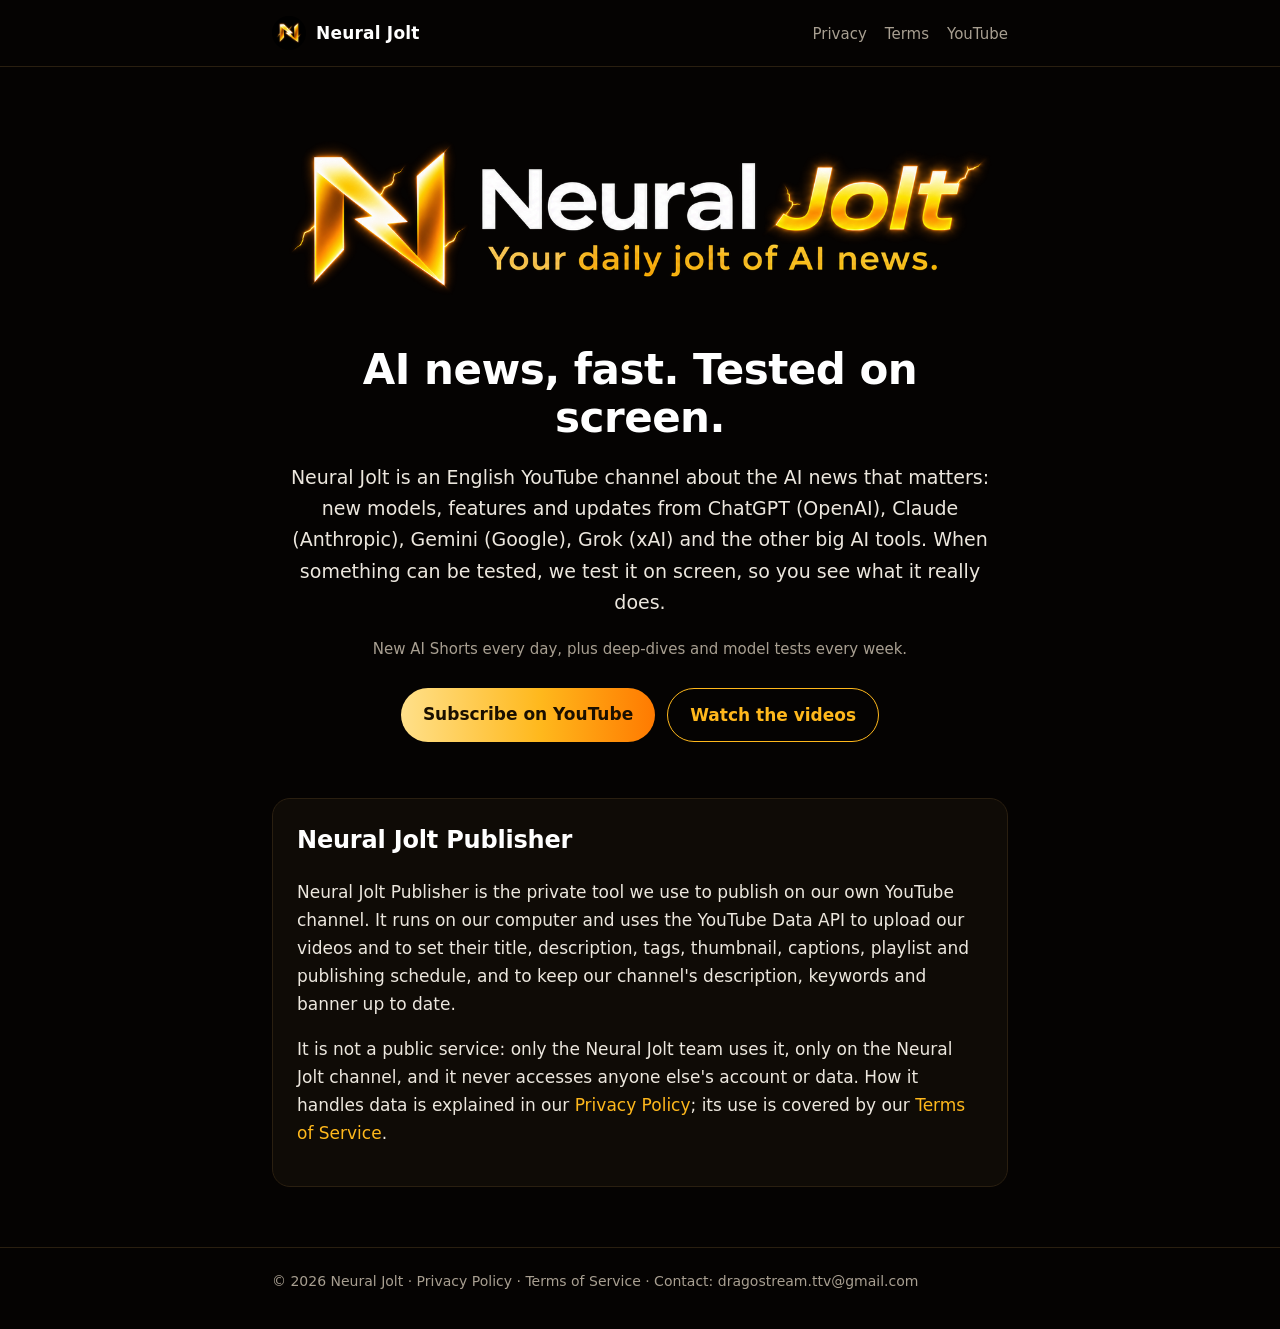
<file: index.html>
<!doctype html>
<html lang="en">
<head>
  <meta charset="utf-8">
  <meta name="viewport" content="width=device-width, initial-scale=1">
  <title>Neural Jolt – Your daily jolt of AI news</title>
  <meta name="description" content="Neural Jolt is a YouTube channel with fast AI news and real on-screen tests of ChatGPT, Claude, Gemini, Grok and the other big AI tools.">
  <link rel="icon" type="image/png" href="favicon.png">
  <link rel="stylesheet" href="style.css">
</head>
<body>
  <header class="top">
    <div class="wrap">
      <a class="brand" href="./"><img src="assets/icon.png" alt="">Neural Jolt</a>
      <nav><a href="privacy.html">Privacy</a><a href="terms.html">Terms</a><a href="https://www.youtube.com/@NeuralJolt">YouTube</a></nav>
    </div>
  </header>

  <main class="wrap">
    <section class="hero">
      <img src="assets/lockup.png" alt="Neural Jolt – Your daily jolt of AI news." width="1200" height="308">
      <h1>AI news, fast. Tested on screen.</h1>
      <p class="lead">Neural Jolt is an English YouTube channel about the AI news that matters: new models, features and updates from ChatGPT (OpenAI), Claude (Anthropic), Gemini (Google), Grok (xAI) and the other big AI tools. When something can be tested, we test it on screen, so you see what it really does.</p>
      <p class="muted">New AI Shorts every day, plus deep-dives and model tests every week.</p>
      <div class="cta">
        <a class="btn gold" href="https://www.youtube.com/@NeuralJolt?sub_confirmation=1">Subscribe on YouTube</a>
        <a class="btn ghost" href="https://www.youtube.com/@NeuralJolt">Watch the videos</a>
      </div>
    </section>

    <section class="card" id="publisher">
      <h2>Neural Jolt Publisher</h2>
      <p>Neural Jolt Publisher is the private tool we use to publish on our own YouTube channel. It runs on our computer and uses the YouTube Data API to upload our videos and to set their title, description, tags, thumbnail, captions, playlist and publishing schedule, and to keep our channel's description, keywords and banner up to date.</p>
      <p>It is not a public service: only the Neural Jolt team uses it, only on the Neural Jolt channel, and it never accesses anyone else's account or data. How it handles data is explained in our <a href="privacy.html">Privacy Policy</a>; its use is covered by our <a href="terms.html">Terms of Service</a>.</p>
    </section>
  </main>

  <footer>
    <div class="wrap">© 2026 Neural Jolt · <a href="privacy.html">Privacy Policy</a> · <a href="terms.html">Terms of Service</a> · Contact: <a href="mailto:dragostream.ttv@gmail.com">dragostream.ttv@gmail.com</a></div>
  </footer>
</body>
</html>
</file>
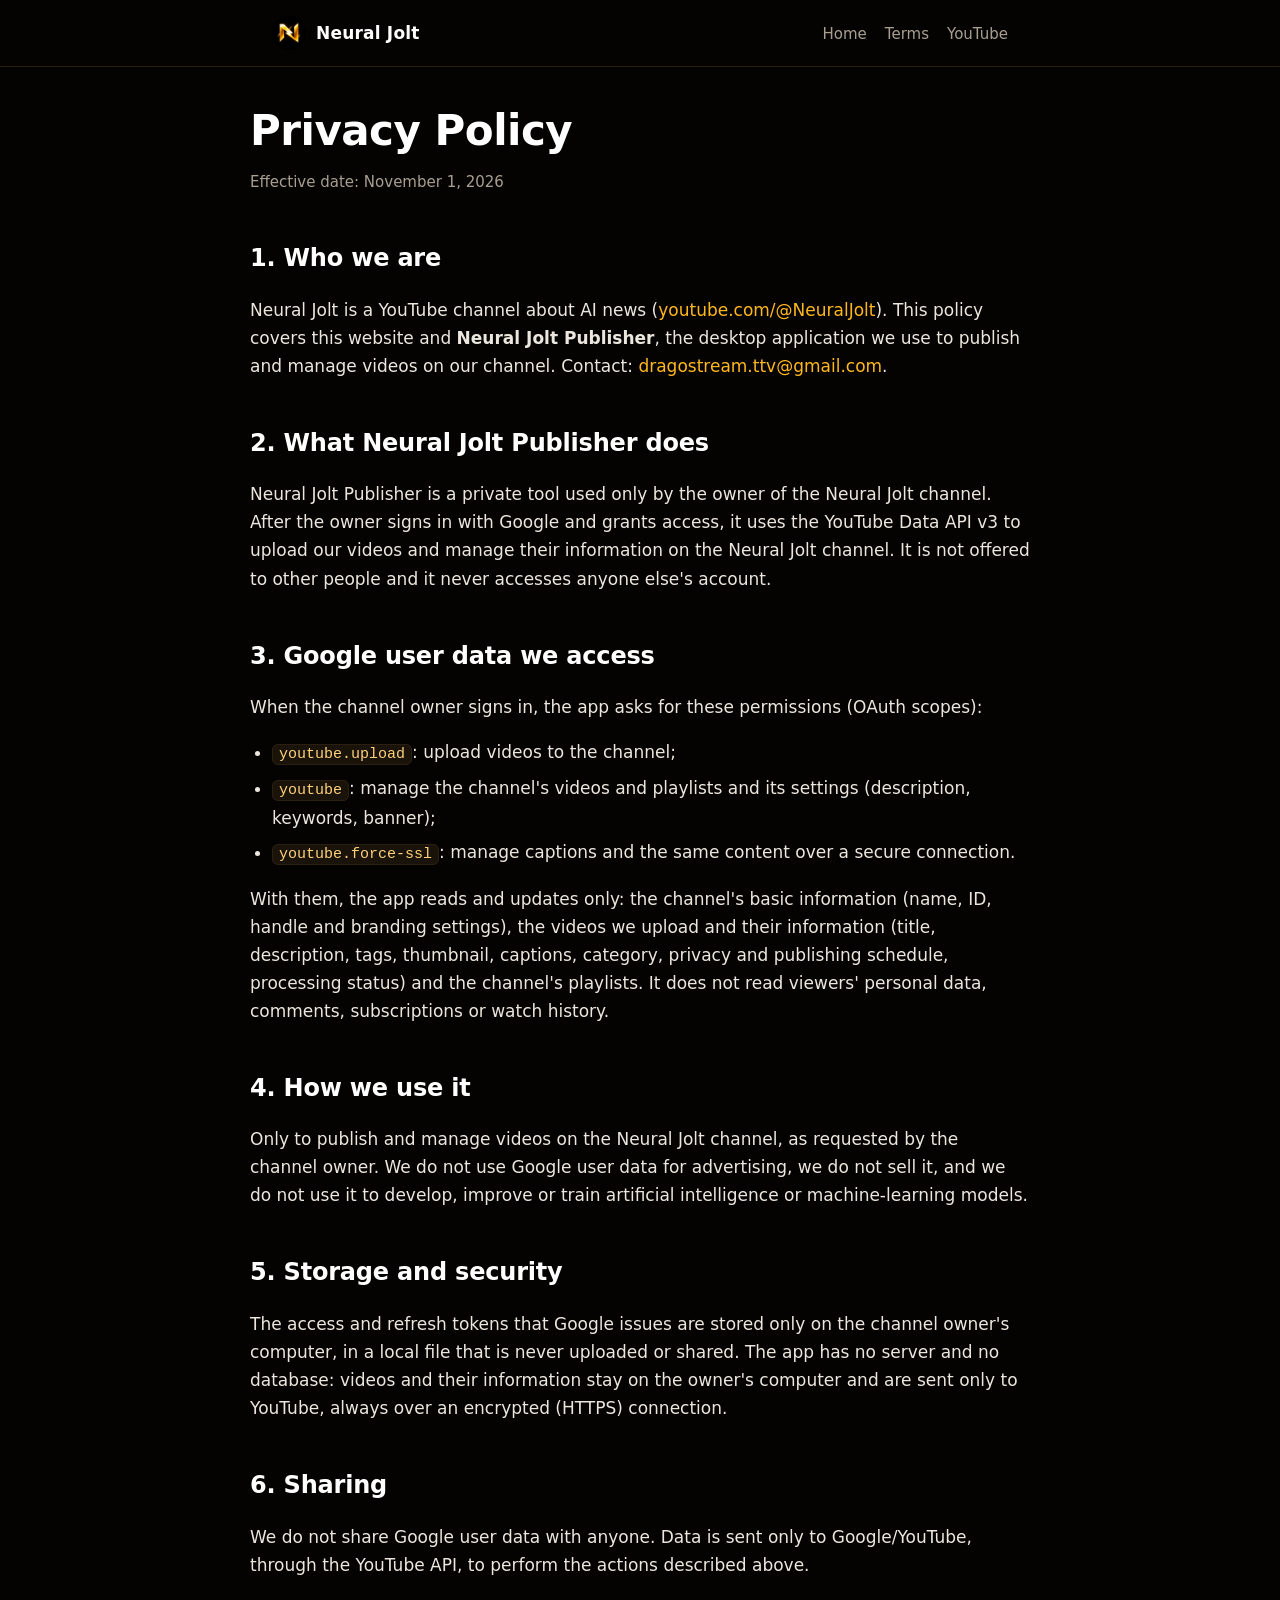
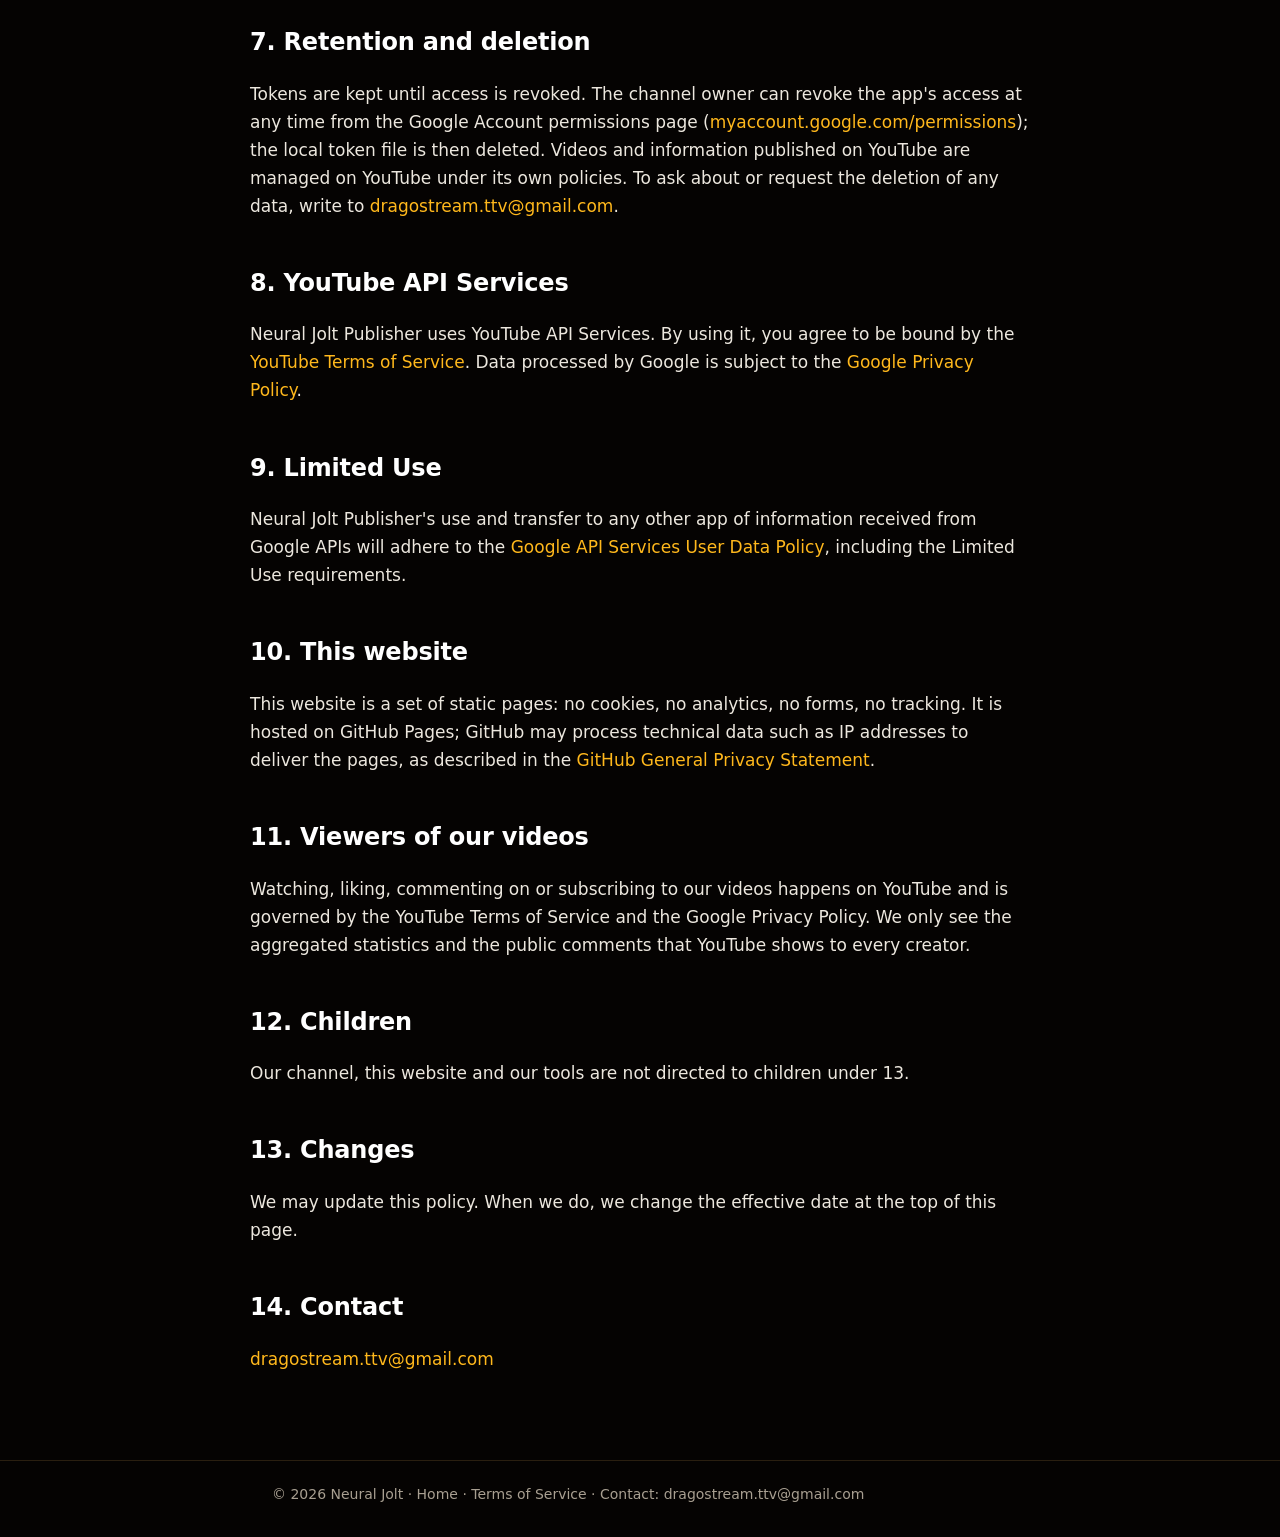
<file: privacy.html>
<!doctype html>
<html lang="en">
<head>
  <meta charset="utf-8">
  <meta name="viewport" content="width=device-width, initial-scale=1">
  <title>Privacy Policy – Neural Jolt</title>
  <meta name="description" content="Privacy Policy of Neural Jolt and of Neural Jolt Publisher, the tool we use to publish on our YouTube channel.">
  <link rel="icon" type="image/png" href="favicon.png">
  <link rel="stylesheet" href="style.css">
</head>
<body>
  <header class="top">
    <div class="wrap">
      <a class="brand" href="./"><img src="assets/icon.png" alt="">Neural Jolt</a>
      <nav><a href="./">Home</a><a href="terms.html">Terms</a><a href="https://www.youtube.com/@NeuralJolt">YouTube</a></nav>
    </div>
  </header>

  <main class="wrap doc">
    <h1>Privacy Policy</h1>
    <p class="muted">Effective date: November 1, 2026</p>

    <h2>1. Who we are</h2>
    <p>Neural Jolt is a YouTube channel about AI news (<a href="https://www.youtube.com/@NeuralJolt">youtube.com/@NeuralJolt</a>). This policy covers this website and <strong>Neural Jolt Publisher</strong>, the desktop application we use to publish and manage videos on our channel. Contact: <a href="mailto:dragostream.ttv@gmail.com">dragostream.ttv@gmail.com</a>.</p>

    <h2>2. What Neural Jolt Publisher does</h2>
    <p>Neural Jolt Publisher is a private tool used only by the owner of the Neural Jolt channel. After the owner signs in with Google and grants access, it uses the YouTube Data API v3 to upload our videos and manage their information on the Neural Jolt channel. It is not offered to other people and it never accesses anyone else's account.</p>

    <h2>3. Google user data we access</h2>
    <p>When the channel owner signs in, the app asks for these permissions (OAuth scopes):</p>
    <ul>
      <li><code>youtube.upload</code>: upload videos to the channel;</li>
      <li><code>youtube</code>: manage the channel's videos and playlists and its settings (description, keywords, banner);</li>
      <li><code>youtube.force-ssl</code>: manage captions and the same content over a secure connection.</li>
    </ul>
    <p>With them, the app reads and updates only: the channel's basic information (name, ID, handle and branding settings), the videos we upload and their information (title, description, tags, thumbnail, captions, category, privacy and publishing schedule, processing status) and the channel's playlists. It does not read viewers' personal data, comments, subscriptions or watch history.</p>

    <h2>4. How we use it</h2>
    <p>Only to publish and manage videos on the Neural Jolt channel, as requested by the channel owner. We do not use Google user data for advertising, we do not sell it, and we do not use it to develop, improve or train artificial intelligence or machine-learning models.</p>

    <h2>5. Storage and security</h2>
    <p>The access and refresh tokens that Google issues are stored only on the channel owner's computer, in a local file that is never uploaded or shared. The app has no server and no database: videos and their information stay on the owner's computer and are sent only to YouTube, always over an encrypted (HTTPS) connection.</p>

    <h2>6. Sharing</h2>
    <p>We do not share Google user data with anyone. Data is sent only to Google/YouTube, through the YouTube API, to perform the actions described above.</p>

    <h2>7. Retention and deletion</h2>
    <p>Tokens are kept until access is revoked. The channel owner can revoke the app's access at any time from the Google Account permissions page (<a href="https://myaccount.google.com/permissions">myaccount.google.com/permissions</a>); the local token file is then deleted. Videos and information published on YouTube are managed on YouTube under its own policies. To ask about or request the deletion of any data, write to <a href="mailto:dragostream.ttv@gmail.com">dragostream.ttv@gmail.com</a>.</p>

    <h2>8. YouTube API Services</h2>
    <p>Neural Jolt Publisher uses YouTube API Services. By using it, you agree to be bound by the <a href="https://www.youtube.com/t/terms">YouTube Terms of Service</a>. Data processed by Google is subject to the <a href="https://policies.google.com/privacy">Google Privacy Policy</a>.</p>

    <h2>9. Limited Use</h2>
    <p>Neural Jolt Publisher's use and transfer to any other app of information received from Google APIs will adhere to the <a href="https://developers.google.com/terms/api-services-user-data-policy">Google API Services User Data Policy</a>, including the Limited Use requirements.</p>

    <h2>10. This website</h2>
    <p>This website is a set of static pages: no cookies, no analytics, no forms, no tracking. It is hosted on GitHub Pages; GitHub may process technical data such as IP addresses to deliver the pages, as described in the <a href="https://docs.github.com/site-policy/privacy-policies/github-general-privacy-statement">GitHub General Privacy Statement</a>.</p>

    <h2>11. Viewers of our videos</h2>
    <p>Watching, liking, commenting on or subscribing to our videos happens on YouTube and is governed by the YouTube Terms of Service and the Google Privacy Policy. We only see the aggregated statistics and the public comments that YouTube shows to every creator.</p>

    <h2>12. Children</h2>
    <p>Our channel, this website and our tools are not directed to children under 13.</p>

    <h2>13. Changes</h2>
    <p>We may update this policy. When we do, we change the effective date at the top of this page.</p>

    <h2>14. Contact</h2>
    <p><a href="mailto:dragostream.ttv@gmail.com">dragostream.ttv@gmail.com</a></p>
  </main>

  <footer>
    <div class="wrap">© 2026 Neural Jolt · <a href="./">Home</a> · <a href="terms.html">Terms of Service</a> · Contact: <a href="mailto:dragostream.ttv@gmail.com">dragostream.ttv@gmail.com</a></div>
  </footer>
</body>
</html>
</file>
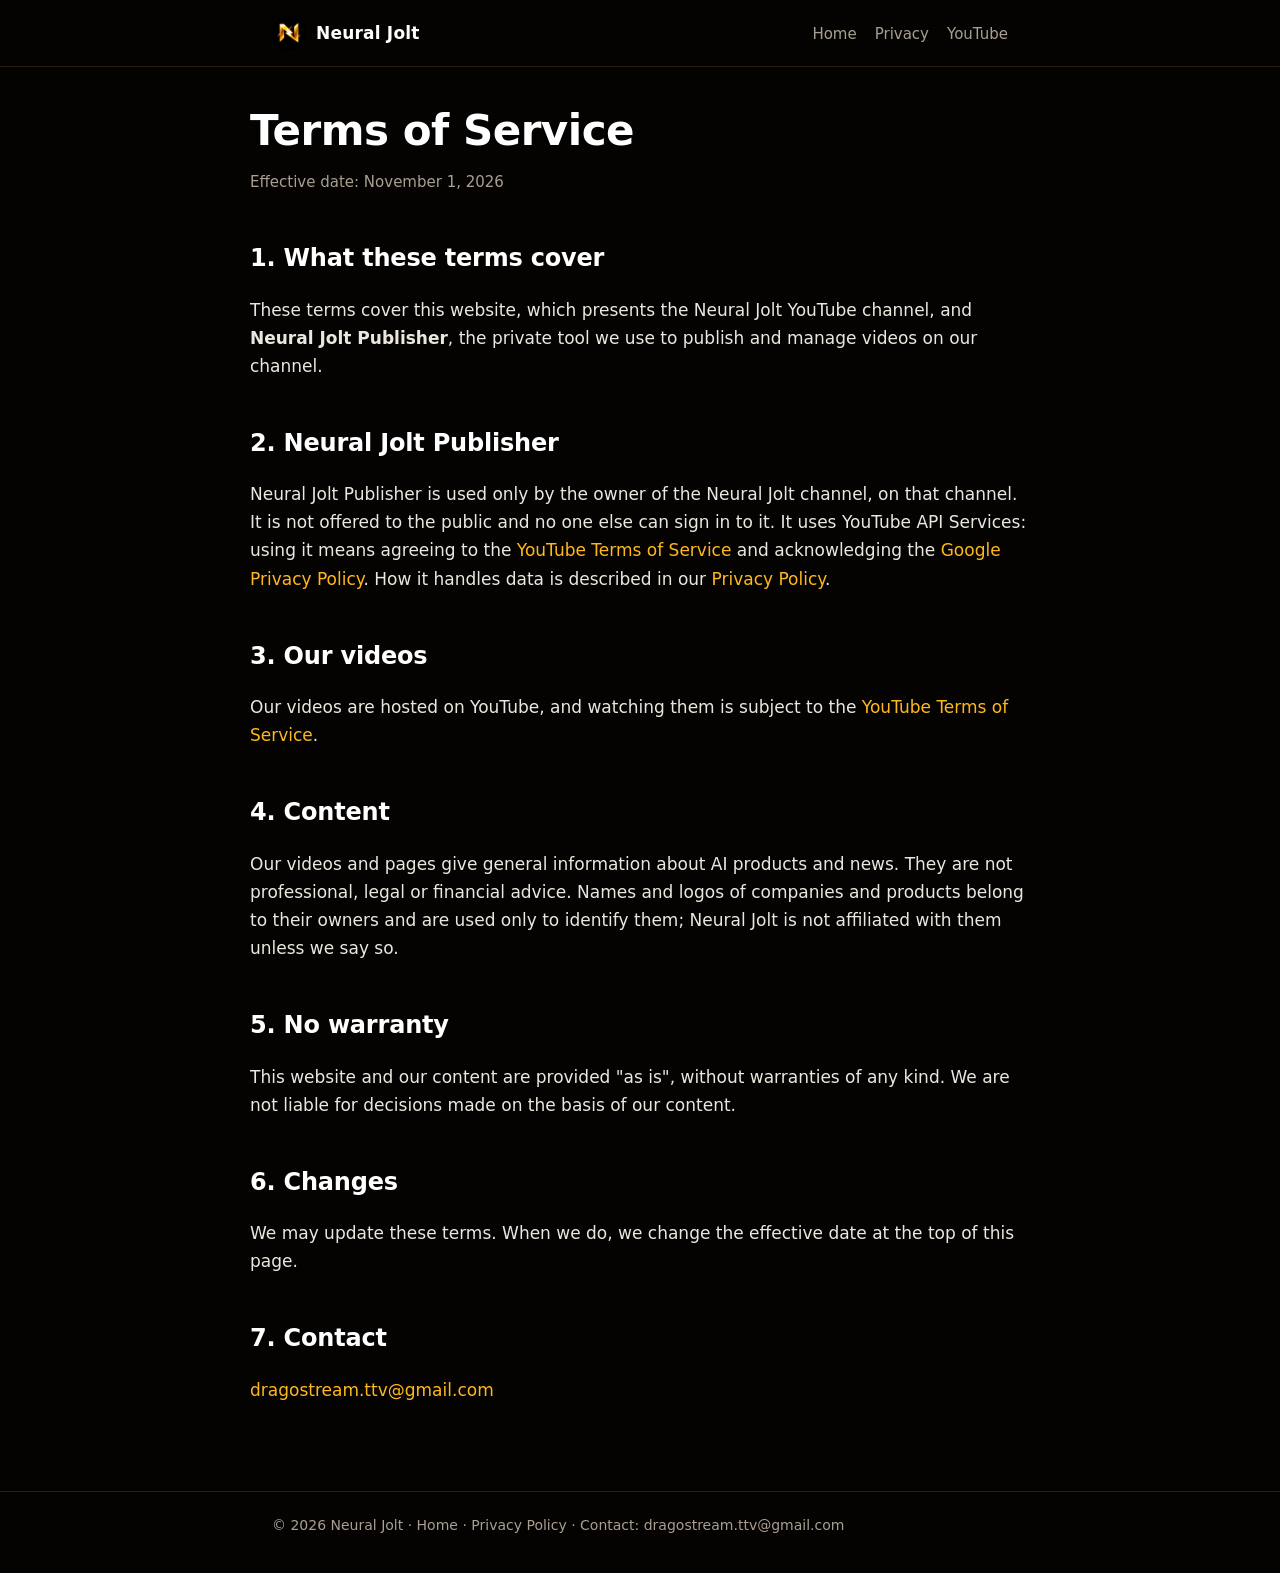
<file: terms.html>
<!doctype html>
<html lang="en">
<head>
  <meta charset="utf-8">
  <meta name="viewport" content="width=device-width, initial-scale=1">
  <title>Terms of Service – Neural Jolt</title>
  <meta name="description" content="Terms of Service of the Neural Jolt website and of Neural Jolt Publisher.">
  <link rel="icon" type="image/png" href="favicon.png">
  <link rel="stylesheet" href="style.css">
</head>
<body>
  <header class="top">
    <div class="wrap">
      <a class="brand" href="./"><img src="assets/icon.png" alt="">Neural Jolt</a>
      <nav><a href="./">Home</a><a href="privacy.html">Privacy</a><a href="https://www.youtube.com/@NeuralJolt">YouTube</a></nav>
    </div>
  </header>

  <main class="wrap doc">
    <h1>Terms of Service</h1>
    <p class="muted">Effective date: November 1, 2026</p>

    <h2>1. What these terms cover</h2>
    <p>These terms cover this website, which presents the Neural Jolt YouTube channel, and <strong>Neural Jolt Publisher</strong>, the private tool we use to publish and manage videos on our channel.</p>

    <h2>2. Neural Jolt Publisher</h2>
    <p>Neural Jolt Publisher is used only by the owner of the Neural Jolt channel, on that channel. It is not offered to the public and no one else can sign in to it. It uses YouTube API Services: using it means agreeing to the <a href="https://www.youtube.com/t/terms">YouTube Terms of Service</a> and acknowledging the <a href="https://policies.google.com/privacy">Google Privacy Policy</a>. How it handles data is described in our <a href="privacy.html">Privacy Policy</a>.</p>

    <h2>3. Our videos</h2>
    <p>Our videos are hosted on YouTube, and watching them is subject to the <a href="https://www.youtube.com/t/terms">YouTube Terms of Service</a>.</p>

    <h2>4. Content</h2>
    <p>Our videos and pages give general information about AI products and news. They are not professional, legal or financial advice. Names and logos of companies and products belong to their owners and are used only to identify them; Neural Jolt is not affiliated with them unless we say so.</p>

    <h2>5. No warranty</h2>
    <p>This website and our content are provided "as is", without warranties of any kind. We are not liable for decisions made on the basis of our content.</p>

    <h2>6. Changes</h2>
    <p>We may update these terms. When we do, we change the effective date at the top of this page.</p>

    <h2>7. Contact</h2>
    <p><a href="mailto:dragostream.ttv@gmail.com">dragostream.ttv@gmail.com</a></p>
  </main>

  <footer>
    <div class="wrap">© 2026 Neural Jolt · <a href="./">Home</a> · <a href="privacy.html">Privacy Policy</a> · Contact: <a href="mailto:dragostream.ttv@gmail.com">dragostream.ttv@gmail.com</a></div>
  </footer>
</body>
</html>
</file>
<file: style.css>
:root {
  --bg: #050302;
  --panel: #0f0b06;
  --line: #2a1f10;
  --text: #ece7de;
  --dim: #a89f91;
  --gold: #ffb81c;
  --amber: #ff7a00;
  --white: #ffffff;
}
* { box-sizing: border-box; }
html { background: var(--bg); }
body {
  margin: 0;
  background: var(--bg);
  color: var(--text);
  font: 17px/1.65 system-ui, -apple-system, "Segoe UI", Roboto, "Helvetica Neue", Arial, sans-serif;
  -webkit-font-smoothing: antialiased;
}
a { color: var(--gold); text-decoration: none; }
a:hover { text-decoration: underline; }
.wrap { max-width: 780px; margin: 0 auto; padding: 0 22px; }
header.top { border-bottom: 1px solid var(--line); }
header.top .wrap { display: flex; align-items: center; justify-content: space-between; gap: 16px; padding-top: 16px; padding-bottom: 16px; }
header.top .brand { display: flex; align-items: center; gap: 10px; color: var(--white); font-weight: 700; letter-spacing: .2px; }
header.top .brand img { width: 34px; height: 34px; border-radius: 50%; }
header.top nav a { color: var(--dim); margin-left: 18px; font-size: 15px; }
header.top nav a:hover { color: var(--gold); text-decoration: none; }
.hero { text-align: center; padding: 56px 0 26px; }
.hero img { width: 100%; max-width: 760px; height: auto; }
h1 { color: var(--white); font-size: clamp(28px, 4.6vw, 42px); line-height: 1.15; margin: 26px 0 14px; letter-spacing: -.5px; }
h2 { color: var(--white); font-size: 24px; margin: 44px 0 10px; letter-spacing: -.2px; }
h3 { color: var(--white); font-size: 18px; margin: 28px 0 6px; }
p, li { color: var(--text); }
.lead { font-size: 19px; color: var(--text); }
.muted { color: var(--dim); font-size: 15px; }
.cta { display: flex; gap: 12px; justify-content: center; flex-wrap: wrap; margin: 26px 0 8px; }
.btn { display: inline-block; padding: 12px 22px; border-radius: 999px; font-weight: 700; }
.btn.gold { background: linear-gradient(90deg, #ffe08a, var(--gold) 55%, var(--amber)); color: #1a0f00; }
.btn.ghost { border: 1px solid var(--gold); color: var(--gold); }
.btn:hover { text-decoration: none; filter: brightness(1.08); }
.card { background: var(--panel); border: 1px solid var(--line); border-radius: 18px; padding: 22px 24px; margin: 22px 0; }
.card h2 { margin-top: 0; }
ul { padding-left: 22px; }
li { margin: 6px 0; }
code { background: #1a130a; border: 1px solid var(--line); border-radius: 6px; padding: 1px 6px; font-size: 15px; color: #ffd27a; }
footer { border-top: 1px solid var(--line); margin-top: 60px; }
footer .wrap { padding-top: 22px; padding-bottom: 36px; color: var(--dim); font-size: 14px; }
footer a { color: var(--dim); }
footer a:hover { color: var(--gold); }
.doc { padding: 40px 0 10px; }
.doc h1 { margin-top: 0; }
@media (max-width: 520px) {
  body { font-size: 16px; }
  header.top nav a { margin-left: 12px; font-size: 14px; }
  .hero { padding-top: 34px; }
}
</file>
